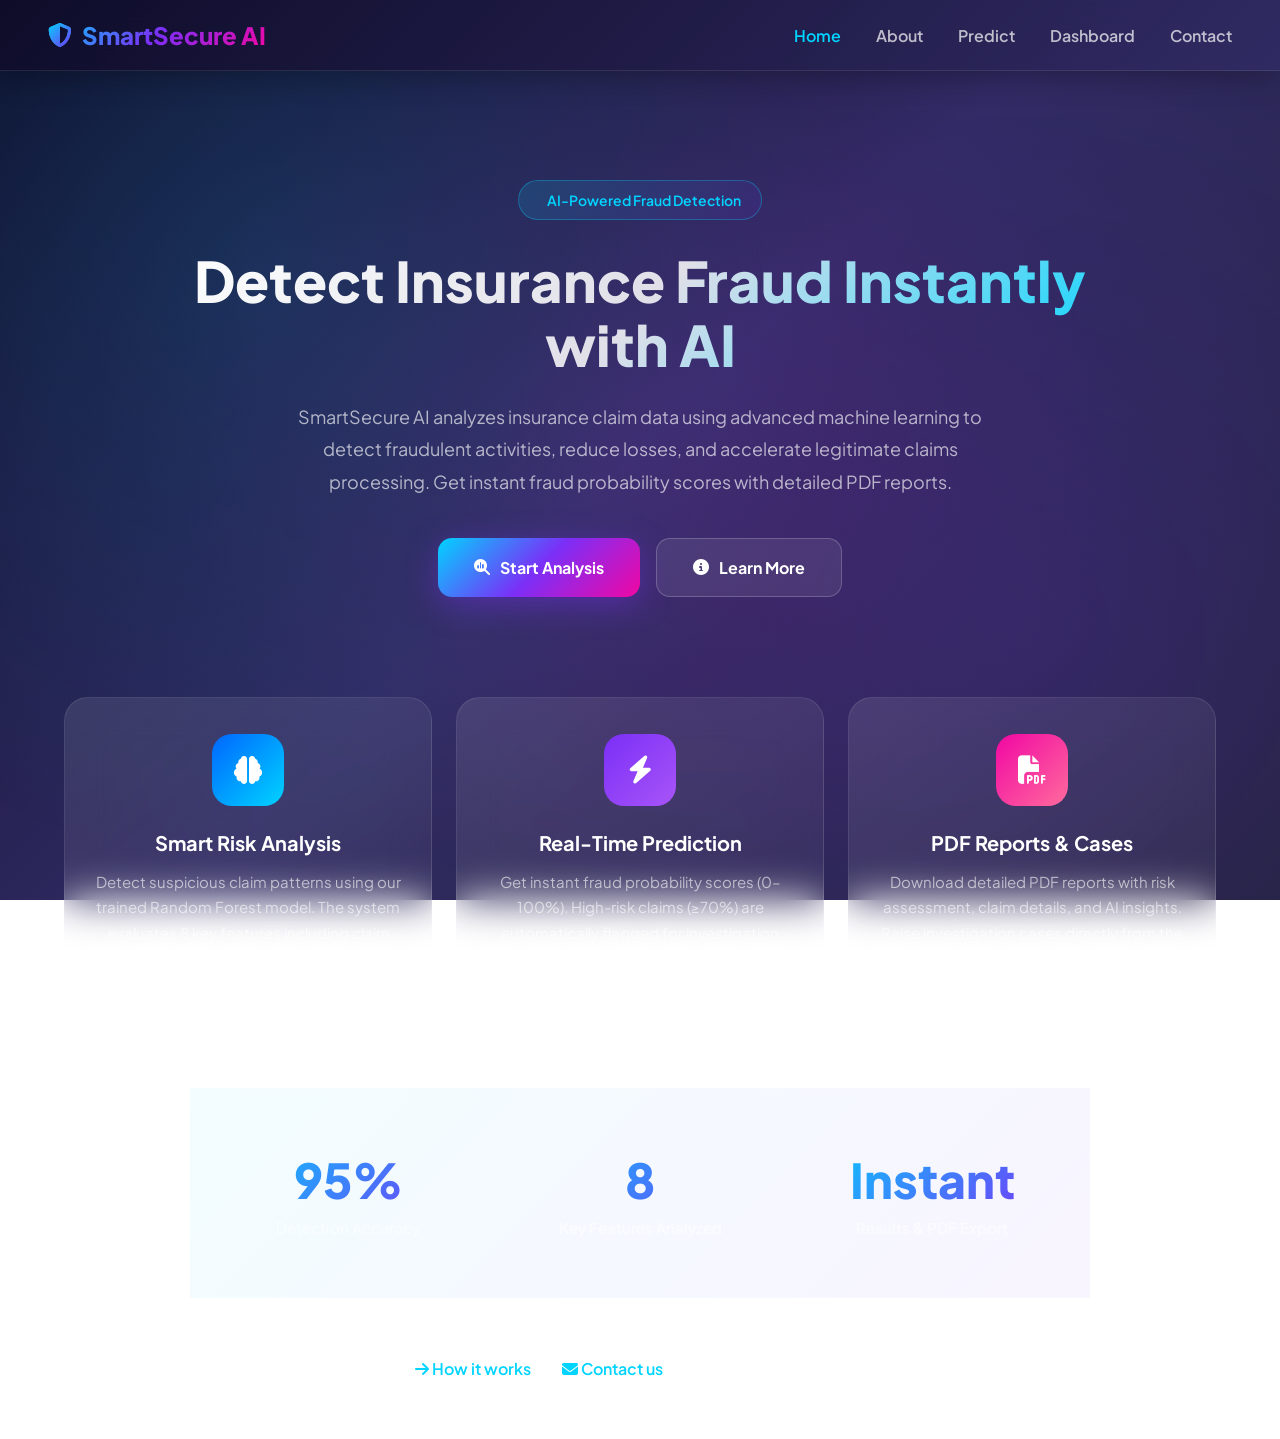
<file: templates/index.html>
<!DOCTYPE html>
<html lang="en">
<head>
    <meta charset="UTF-8">
    <meta name="viewport" content="width=device-width, initial-scale=1.0">
    <title>SmartSecure AI - Insurance Fraud Detection System</title>
    <link href="https://fonts.googleapis.com/css2?family=Plus+Jakarta+Sans:wght@400;500;600;700;800&display=swap" rel="stylesheet">
    <link rel="stylesheet" href="https://cdnjs.cloudflare.com/ajax/libs/font-awesome/6.5.0/css/all.min.css">
    <style>
        * { margin: 0; padding: 0; box-sizing: border-box; font-family: 'Plus Jakarta Sans', sans-serif; }
        
        body {
            background: linear-gradient(135deg, #0f0c29 0%, #302b63 50%, #24243e 100%);
            min-height: 100vh; color: #e8eef4;
            background-attachment: fixed;
        }
        body::before {
            content: '';
            position: fixed; top: 0; left: 0; right: 0; bottom: 0;
            background: radial-gradient(circle at 20% 30%, rgba(0, 212, 255, 0.12) 0%, transparent 50%),
                        radial-gradient(circle at 80% 70%, rgba(123, 47, 247, 0.15) 0%, transparent 50%),
                        radial-gradient(circle at 50% 50%, rgba(241, 7, 163, 0.08) 0%, transparent 60%);
            pointer-events: none; z-index: 0;
        }

        nav {
            position: fixed; top: 0; left: 0; right: 0; z-index: 100;
            display: flex; justify-content: space-between; align-items: center;
            padding: 20px 48px;
            background: linear-gradient(135deg, rgba(15, 12, 41, 0.95) 0%, rgba(48, 43, 99, 0.9) 100%);
            backdrop-filter: blur(20px);
            border-bottom: 1px solid rgba(255, 255, 255, 0.1);
            box-shadow: 0 4px 30px rgba(0, 0, 0, 0.3);
        }
        nav .logo {
            font-size: 24px; font-weight: 800;
            background: linear-gradient(135deg, #00d4ff, #7b2ff7, #f107a3);
            -webkit-background-clip: text; -webkit-text-fill-color: transparent;
            background-clip: text;
            display: flex; align-items: center; gap: 10px;
        }
        nav .logo i {
            background: linear-gradient(135deg, #00d4ff, #7b2ff7);
            -webkit-background-clip: text; -webkit-text-fill-color: transparent;
        }
        nav .nav-links a {
            color: rgba(255,255,255,0.7); text-decoration: none;
            margin-left: 32px; font-weight: 600; transition: 0.3s;
            position: relative;
        }
        nav .nav-links a:hover { color: #00d4ff; text-shadow: 0 0 20px rgba(0, 212, 255, 0.5); }
        nav .nav-links a.active { color: #00d4ff; }

        .hero {
            position: relative; z-index: 1;
            text-align: center;
            padding: 180px 20px 100px 20px;
            max-width: 1000px; margin: 0 auto;
        }
        .hero-badge {
            display: inline-flex; align-items: center; gap: 8px;
            background: linear-gradient(135deg, rgba(0, 212, 255, 0.15), rgba(123, 47, 247, 0.1));
            border: 1px solid rgba(0, 212, 255, 0.3);
            padding: 10px 20px; border-radius: 30px;
            font-size: 14px; font-weight: 600; color: #00d4ff;
            margin-bottom: 28px;
        }
        .hero-badge i { font-size: 12px; }
        .hero h1 {
            font-size: 56px; font-weight: 800; line-height: 1.15;
            margin-bottom: 24px;
            background: linear-gradient(135deg, #ffffff 0%, rgba(255,255,255,0.85) 50%, #00d4ff 100%);
            -webkit-background-clip: text; -webkit-text-fill-color: transparent;
        }
        .hero p {
            font-size: 18px; line-height: 1.8;
            color: rgba(255,255,255,0.65);
            max-width: 700px; margin: 0 auto 40px auto;
        }
        .hero-btns { display: flex; gap: 16px; justify-content: center; flex-wrap: wrap; }
        .btn {
            display: inline-flex; align-items: center; gap: 10px;
            padding: 18px 36px; border-radius: 14px;
            text-decoration: none; font-weight: 700; font-size: 16px;
            transition: all 0.3s ease;
        }
        .btn-primary {
            background: linear-gradient(135deg, #00d4ff 0%, #7b2ff7 50%, #f107a3 100%);
            color: #fff;
            box-shadow: 0 8px 32px rgba(123, 47, 247, 0.4);
        }
        .btn-primary:hover {
            transform: translateY(-4px) scale(1.02);
            box-shadow: 0 16px 48px rgba(123, 47, 247, 0.5), 0 0 40px rgba(0, 212, 255, 0.3);
        }
        .btn-secondary {
            background: rgba(255,255,255,0.08);
            color: #fff; border: 1px solid rgba(255,255,255,0.2);
        }
        .btn-secondary:hover {
            background: rgba(255,255,255,0.15);
            border-color: rgba(0, 212, 255, 0.5);
        }

        .features {
            position: relative; z-index: 1;
            display: grid; grid-template-columns: repeat(3, 1fr);
            gap: 24px; max-width: 1200px; margin: 0 auto;
            padding: 0 24px 80px 24px;
        }
        .feature-box {
            background: linear-gradient(145deg, rgba(255, 255, 255, 0.1) 0%, rgba(255, 255, 255, 0.03) 100%);
            border: 1px solid rgba(255, 255, 255, 0.1);
            padding: 36px 28px; border-radius: 24px;
            text-align: center;
            backdrop-filter: blur(20px);
            transition: all 0.4s ease;
        }
        .feature-box:hover {
            transform: translateY(-8px);
            box-shadow: 0 20px 50px rgba(0, 0, 0, 0.3);
            border-color: rgba(0, 212, 255, 0.3);
        }
        .feature-icon {
            width: 72px; height: 72px; border-radius: 20px;
            display: flex; align-items: center; justify-content: center;
            font-size: 28px; margin: 0 auto 24px auto;
        }
        .feature-icon.cyan { background: linear-gradient(135deg, #0066ff, #00d4ff); color: #fff; }
        .feature-icon.purple { background: linear-gradient(135deg, #7b2ff7, #a855f7); color: #fff; }
        .feature-icon.pink { background: linear-gradient(135deg, #f107a3, #ff6b9d); color: #fff; }
        .feature-box h3 {
            font-size: 20px; font-weight: 700; color: #fff; margin-bottom: 14px;
        }
        .feature-box p { color: rgba(255,255,255,0.6); line-height: 1.7; font-size: 15px; }

        .stats {
            position: relative; z-index: 1;
            display: grid; grid-template-columns: repeat(3, 1fr);
            gap: 24px; max-width: 900px; margin: 0 auto;
            padding: 60px 24px;
            background: linear-gradient(135deg, rgba(0, 212, 255, 0.05) 0%, rgba(123, 47, 247, 0.05) 100%);
            border-top: 1px solid rgba(255,255,255,0.08);
            border-bottom: 1px solid rgba(255,255,255,0.08);
        }
        .stat-box { text-align: center; }
        .stat-box h2 {
            font-size: 48px; font-weight: 800;
            background: linear-gradient(135deg, #00d4ff, #7b2ff7);
            -webkit-background-clip: text; -webkit-text-fill-color: transparent;
            margin-bottom: 8px;
        }
        .stat-box p { color: rgba(255,255,255,0.6); font-size: 15px; font-weight: 500; }

        .footer-links {
            position: relative; z-index: 1;
            text-align: center; padding: 60px 24px;
        }
        .footer-links p { color: rgba(255,255,255,0.5); font-size: 16px; }
        .footer-links a {
            color: #00d4ff; text-decoration: none; font-weight: 600;
            transition: 0.3s; margin: 0 10px;
        }
        .footer-links a:hover { text-shadow: 0 0 20px rgba(0, 212, 255, 0.5); }

        @media (max-width: 900px) {
            .features { grid-template-columns: 1fr; }
            .stats { grid-template-columns: 1fr; gap: 40px; }
            .hero h1 { font-size: 36px; }
            nav { padding: 16px 20px; flex-wrap: wrap; gap: 16px; }
        }
    </style>
</head>
<body>
    <nav>
        <span class="logo"><i class="fa-solid fa-shield-halved"></i> SmartSecure AI</span>
        <div class="nav-links">
            <a href="/" class="active">Home</a>
            <a href="/about">About</a>
            <a href="/predict">Predict</a>
            <a href="/dashboard">Dashboard</a>
            <a href="/contact">Contact</a>
        </div>
    </nav>

    <section class="hero">
        <div class="hero-badge">
            <i class="fa-solid fa-sparkles"></i>
            AI-Powered Fraud Detection
        </div>
        <h1>Detect Insurance Fraud Instantly with AI</h1>
        <p>
            SmartSecure AI analyzes insurance claim data using advanced machine learning 
            to detect fraudulent activities, reduce losses, and accelerate legitimate claims processing.
            Get instant fraud probability scores with detailed PDF reports.
        </p>
        <div class="hero-btns">
            <a href="/predict" class="btn btn-primary">
                <i class="fa-solid fa-magnifying-glass-chart"></i> Start Analysis
            </a>
            <a href="/about" class="btn btn-secondary">
                <i class="fa-solid fa-circle-info"></i> Learn More
            </a>
        </div>
    </section>

    <section class="features">
        <div class="feature-box">
            <div class="feature-icon cyan">
                <i class="fa-solid fa-brain"></i>
            </div>
            <h3>Smart Risk Analysis</h3>
            <p>Detect suspicious claim patterns using our trained Random Forest model. The system evaluates 8 key features including claim amounts, premiums, and customer tenure.</p>
        </div>

        <div class="feature-box">
            <div class="feature-icon purple">
                <i class="fa-solid fa-bolt"></i>
            </div>
            <h3>Real-Time Prediction</h3>
            <p>Get instant fraud probability scores (0–100%). High-risk claims (≥70%) are automatically flagged for investigation while low-risk claims are fast-tracked.</p>
        </div>

        <div class="feature-box">
            <div class="feature-icon pink">
                <i class="fa-solid fa-file-pdf"></i>
            </div>
            <h3>PDF Reports & Cases</h3>
            <p>Download detailed PDF reports with risk assessment, claim details, and AI insights. Raise investigation cases directly from the dashboard for high-risk claims.</p>
        </div>
    </section>

    <section class="stats">
        <div class="stat-box">
            <h2>95%</h2>
            <p>Detection Accuracy</p>
        </div>
        <div class="stat-box">
            <h2>8</h2>
            <p>Key Features Analyzed</p>
        </div>
        <div class="stat-box">
            <h2>Instant</h2>
            <p>Results & PDF Export</p>
        </div>
    </section>

    <section class="footer-links">
        <p>
            <a href="/about"><i class="fa-solid fa-arrow-right"></i> How it works</a>
            <span style="color: rgba(255,255,255,0.3);">|</span>
            <a href="/contact"><i class="fa-solid fa-envelope"></i> Contact us</a>
            for support or partnerships
        </p>
    </section>
</body>
</html>
</file>
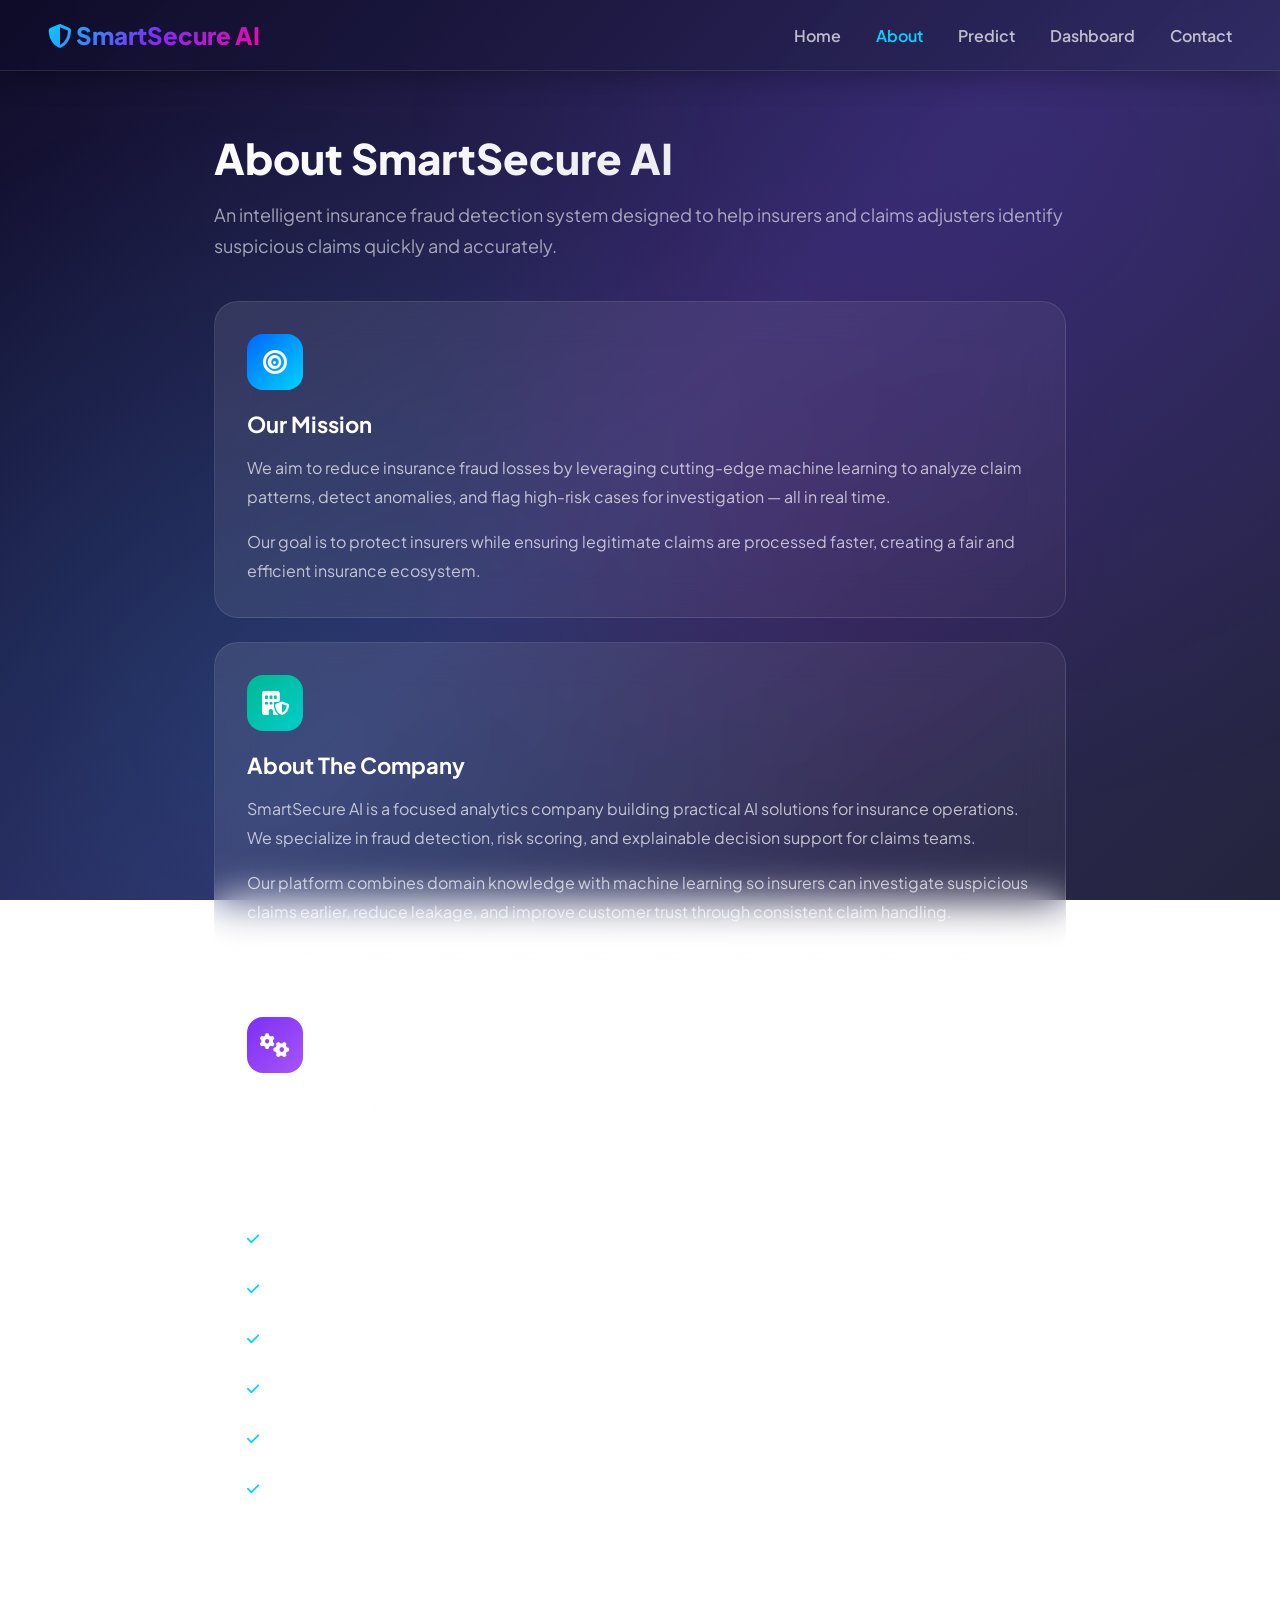
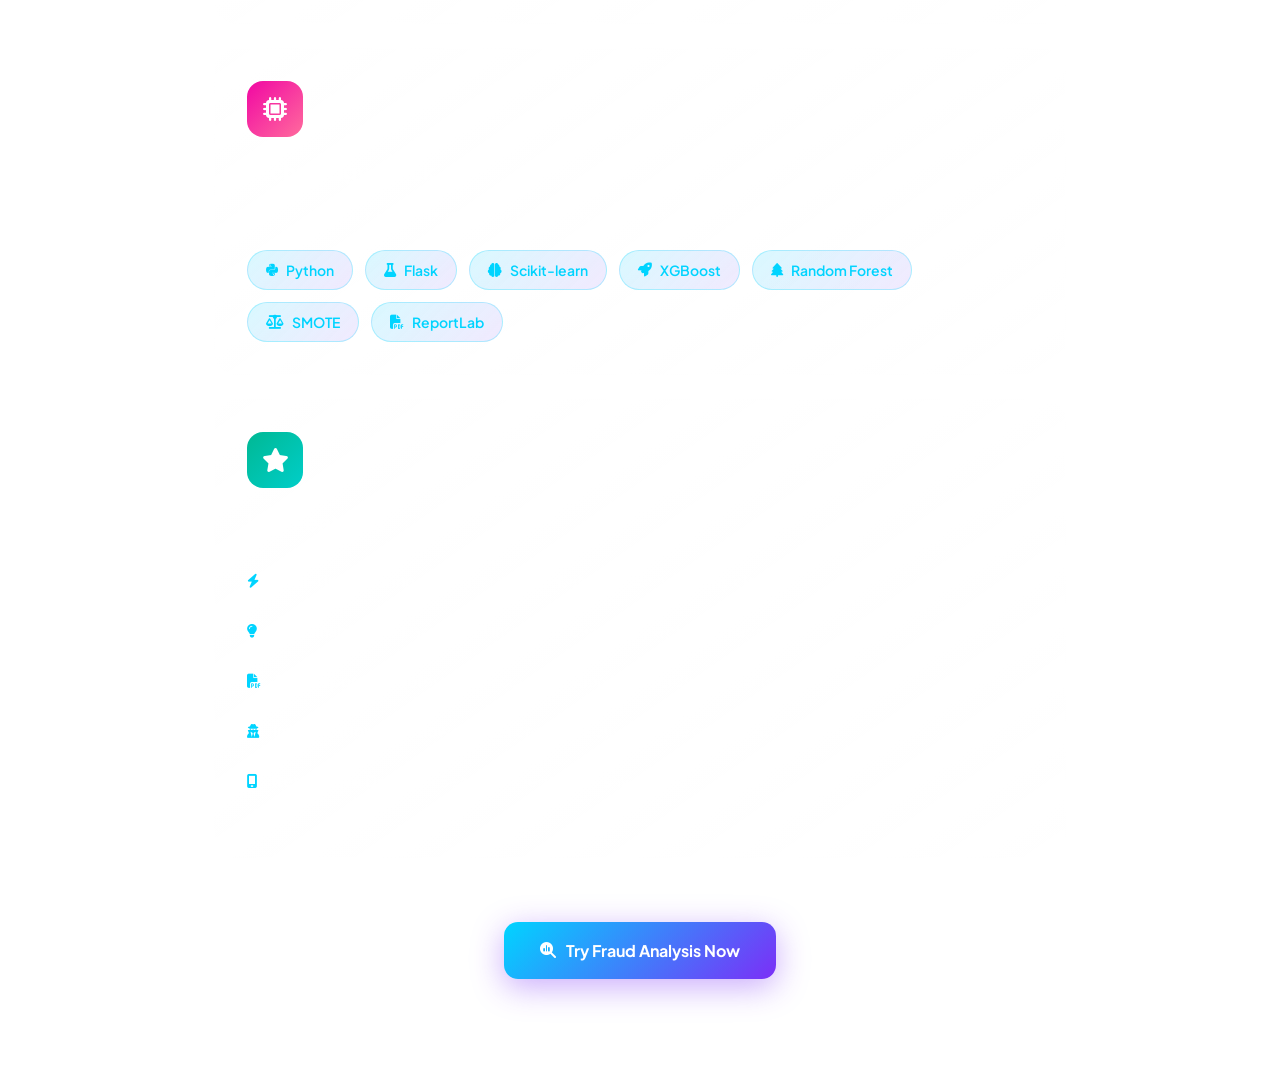
<file: templates/about.html>
<!DOCTYPE html>
<html lang="en">
<head>
    <meta charset="UTF-8">
    <meta name="viewport" content="width=device-width, initial-scale=1.0">
    <title>About - SmartSecure AI Fraud Detection</title>
    <link href="https://fonts.googleapis.com/css2?family=Plus+Jakarta+Sans:wght@400;500;600;700;800&display=swap" rel="stylesheet">
    <link rel="stylesheet" href="https://cdnjs.cloudflare.com/ajax/libs/font-awesome/6.5.0/css/all.min.css">
    <style>
        * { margin: 0; padding: 0; box-sizing: border-box; font-family: 'Plus Jakarta Sans', sans-serif; }
        
        body {
            background: linear-gradient(135deg, #0f0c29 0%, #302b63 50%, #24243e 100%);
            min-height: 100vh; color: #e8eef4;
            background-attachment: fixed;
        }
        body::before {
            content: '';
            position: fixed; top: 0; left: 0; right: 0; bottom: 0;
            background: radial-gradient(circle at 80% 20%, rgba(123, 47, 247, 0.12) 0%, transparent 50%),
                        radial-gradient(circle at 20% 80%, rgba(0, 212, 255, 0.1) 0%, transparent 50%),
                        radial-gradient(circle at 60% 60%, rgba(241, 7, 163, 0.06) 0%, transparent 40%);
            pointer-events: none; z-index: 0;
        }

        nav {
            position: sticky; top: 0; z-index: 100;
            display: flex; justify-content: space-between; align-items: center;
            padding: 20px 48px;
            background: linear-gradient(135deg, rgba(15, 12, 41, 0.95) 0%, rgba(48, 43, 99, 0.9) 100%);
            backdrop-filter: blur(20px);
            border-bottom: 1px solid rgba(255, 255, 255, 0.1);
            box-shadow: 0 4px 30px rgba(0, 0, 0, 0.3);
        }
        nav .logo {
            font-size: 24px; font-weight: 800;
            background: linear-gradient(135deg, #00d4ff, #7b2ff7, #f107a3);
            -webkit-background-clip: text; -webkit-text-fill-color: transparent;
        }
        nav a { color: rgba(255,255,255,0.7); text-decoration: none; margin-left: 32px; font-weight: 600; transition: 0.3s; }
        nav a:hover { color: #00d4ff; text-shadow: 0 0 20px rgba(0, 212, 255, 0.5); }
        nav a.active { color: #00d4ff; }

        .container {
            position: relative; z-index: 1;
            max-width: 900px; margin: 0 auto; padding: 60px 24px;
        }

        .page-header { margin-bottom: 40px; }
        .page-title {
            font-size: 42px; font-weight: 800; margin-bottom: 16px;
            background: linear-gradient(135deg, #fff 0%, rgba(255,255,255,0.85) 100%);
            -webkit-background-clip: text; -webkit-text-fill-color: transparent;
        }
        .page-sub { color: rgba(255,255,255,0.6); font-size: 18px; line-height: 1.7; }

        .card {
            background: linear-gradient(145deg, rgba(255, 255, 255, 0.1) 0%, rgba(255, 255, 255, 0.03) 100%);
            border: 1px solid rgba(255, 255, 255, 0.1);
            border-radius: 24px; padding: 32px;
            margin-bottom: 24px;
            backdrop-filter: blur(20px);
            transition: all 0.3s ease;
        }
        .card:hover {
            transform: translateY(-4px);
            box-shadow: 0 16px 48px rgba(0, 0, 0, 0.2);
            border-color: rgba(0, 212, 255, 0.2);
        }
        .card-icon {
            width: 56px; height: 56px; border-radius: 16px;
            display: flex; align-items: center; justify-content: center;
            font-size: 24px; margin-bottom: 20px;
        }
        .card-icon.cyan { background: linear-gradient(135deg, #0066ff, #00d4ff); color: #fff; }
        .card-icon.purple { background: linear-gradient(135deg, #7b2ff7, #a855f7); color: #fff; }
        .card-icon.pink { background: linear-gradient(135deg, #f107a3, #ff6b9d); color: #fff; }
        .card-icon.green { background: linear-gradient(135deg, #00b894, #00cec9); color: #fff; }

        .card h2 {
            font-size: 22px; font-weight: 700; color: #fff; margin-bottom: 16px;
        }
        .card p { color: rgba(255,255,255,0.7); line-height: 1.8; margin-bottom: 16px; }
        .card p:last-child { margin-bottom: 0; }

        .feature-list {
            list-style: none; margin: 20px 0;
        }
        .feature-list li {
            display: flex; align-items: flex-start; gap: 14px;
            padding: 14px 0;
            border-bottom: 1px solid rgba(255,255,255,0.06);
            color: rgba(255,255,255,0.85);
        }
        .feature-list li:last-child { border-bottom: none; }
        .feature-list li i {
            color: #00d4ff; font-size: 14px; margin-top: 4px;
        }
        .feature-list li strong { color: #fff; }

        .tech-badges {
            display: flex; flex-wrap: wrap; gap: 12px; margin-top: 20px;
        }
        .tech-badge {
            display: inline-flex; align-items: center; gap: 8px;
            padding: 10px 18px; border-radius: 30px;
            font-size: 14px; font-weight: 600;
            background: linear-gradient(135deg, rgba(0, 212, 255, 0.15), rgba(123, 47, 247, 0.1));
            border: 1px solid rgba(0, 212, 255, 0.25);
            color: #00d4ff;
            transition: all 0.3s;
        }
        .tech-badge:hover {
            background: linear-gradient(135deg, rgba(0, 212, 255, 0.25), rgba(123, 47, 247, 0.15));
            transform: translateY(-2px);
        }

        .cta-section {
            text-align: center; padding: 40px 0;
            margin-top: 20px;
        }
        .cta-section a {
            display: inline-flex; align-items: center; gap: 10px;
            background: linear-gradient(135deg, #00d4ff 0%, #7b2ff7 100%);
            color: #fff; padding: 18px 36px; border-radius: 14px;
            text-decoration: none; font-weight: 700; font-size: 16px;
            transition: all 0.3s;
            box-shadow: 0 8px 32px rgba(123, 47, 247, 0.4);
        }
        .cta-section a:hover {
            transform: translateY(-4px);
            box-shadow: 0 16px 48px rgba(123, 47, 247, 0.5);
        }

        @media (max-width: 768px) {
            nav { padding: 16px 20px; flex-wrap: wrap; gap: 16px; }
            .page-title { font-size: 32px; }
            .container { padding: 40px 16px; }
        }
    </style>
</head>
<body>
    <nav>
        <span class="logo"><i class="fa-solid fa-shield-halved"></i> SmartSecure AI</span>
        <div>
            <a href="/">Home</a>
            <a href="/about" class="active">About</a>
            <a href="/predict">Predict</a>
            <a href="/dashboard">Dashboard</a>
            <a href="/contact">Contact</a>
        </div>
    </nav>

    <div class="container">
        <div class="page-header">
            <h1 class="page-title">About SmartSecure AI</h1>
            <p class="page-sub">An intelligent insurance fraud detection system designed to help insurers and claims adjusters identify suspicious claims quickly and accurately.</p>
        </div>

        <div class="card">
            <div class="card-icon cyan">
                <i class="fa-solid fa-bullseye"></i>
            </div>
            <h2>Our Mission</h2>
            <p>We aim to reduce insurance fraud losses by leveraging cutting-edge machine learning to analyze claim patterns, detect anomalies, and flag high-risk cases for investigation — all in real time.</p>
            <p>Our goal is to protect insurers while ensuring legitimate claims are processed faster, creating a fair and efficient insurance ecosystem.</p>
        </div>

        <div class="card">
            <div class="card-icon green">
                <i class="fa-solid fa-building-shield"></i>
            </div>
            <h2>About The Company</h2>
            <p>SmartSecure AI is a focused analytics company building practical AI solutions for insurance operations. We specialize in fraud detection, risk scoring, and explainable decision support for claims teams.</p>
            <p>Our platform combines domain knowledge with machine learning so insurers can investigate suspicious claims earlier, reduce leakage, and improve customer trust through consistent claim handling.</p>
        </div>

        <div class="card">
            <div class="card-icon purple">
                <i class="fa-solid fa-gears"></i>
            </div>
            <h2>How It Works</h2>
            <p>Our system uses a trained Random Forest model that analyzes 8 key claim features to determine fraud probability:</p>
            <ul class="feature-list">
                <li>
                    <i class="fa-solid fa-check"></i>
                    <span><strong>Months as Customer</strong> — Tenure with the insurer indicates relationship stability</span>
                </li>
                <li>
                    <i class="fa-solid fa-check"></i>
                    <span><strong>Age</strong> — Policyholder age helps identify demographic patterns</span>
                </li>
                <li>
                    <i class="fa-solid fa-check"></i>
                    <span><strong>Policy Annual Premium</strong> — Yearly premium amount for coverage assessment</span>
                </li>
                <li>
                    <i class="fa-solid fa-check"></i>
                    <span><strong>Umbrella Limit</strong> — Additional coverage limit indicates policy scope</span>
                </li>
                <li>
                    <i class="fa-solid fa-check"></i>
                    <span><strong>Total Claim Amount</strong> — Overall claim value for ratio analysis</span>
                </li>
                <li>
                    <i class="fa-solid fa-check"></i>
                    <span><strong>Injury, Property & Vehicle Claims</strong> — Breakdown by claim type reveals patterns</span>
                </li>
            </ul>
            <p>The model outputs a fraud probability score (0–100%). Claims above 70% are flagged as high risk and recommended for immediate investigation.</p>
        </div>

        <div class="card">
            <div class="card-icon pink">
                <i class="fa-solid fa-microchip"></i>
            </div>
            <h2>Technology Stack</h2>
            <p>Built with industry-standard tools for reliability, accuracy, and scalability:</p>
            <div class="tech-badges">
                <span class="tech-badge"><i class="fa-brands fa-python"></i> Python</span>
                <span class="tech-badge"><i class="fa-solid fa-flask"></i> Flask</span>
                <span class="tech-badge"><i class="fa-solid fa-brain"></i> Scikit-learn</span>
                <span class="tech-badge"><i class="fa-solid fa-rocket"></i> XGBoost</span>
                <span class="tech-badge"><i class="fa-solid fa-tree"></i> Random Forest</span>
                <span class="tech-badge"><i class="fa-solid fa-balance-scale"></i> SMOTE</span>
                <span class="tech-badge"><i class="fa-solid fa-file-pdf"></i> ReportLab</span>
            </div>
        </div>

        <div class="card">
            <div class="card-icon green">
                <i class="fa-solid fa-star"></i>
            </div>
            <h2>Key Features</h2>
            <ul class="feature-list">
                <li>
                    <i class="fa-solid fa-bolt"></i>
                    <span><strong>Real-time Scoring</strong> — Instant fraud probability scoring for any claim</span>
                </li>
                <li>
                    <i class="fa-solid fa-lightbulb"></i>
                    <span><strong>Explainable AI</strong> — Transparent insights showing why a claim is flagged</span>
                </li>
                <li>
                    <i class="fa-solid fa-file-pdf"></i>
                    <span><strong>PDF Reports</strong> — Professional documentation for records and audits</span>
                </li>
                <li>
                    <i class="fa-solid fa-user-secret"></i>
                    <span><strong>Investigation Workflow</strong> — Raise cases directly from the dashboard</span>
                </li>
                <li>
                    <i class="fa-solid fa-mobile-screen"></i>
                    <span><strong>Responsive Design</strong> — Beautiful interface on any device</span>
                </li>
            </ul>
        </div>

        <div class="cta-section">
            <a href="/predict">
                <i class="fa-solid fa-magnifying-glass-chart"></i> Try Fraud Analysis Now
            </a>
        </div>
    </div>
</body>
</html>
</file>
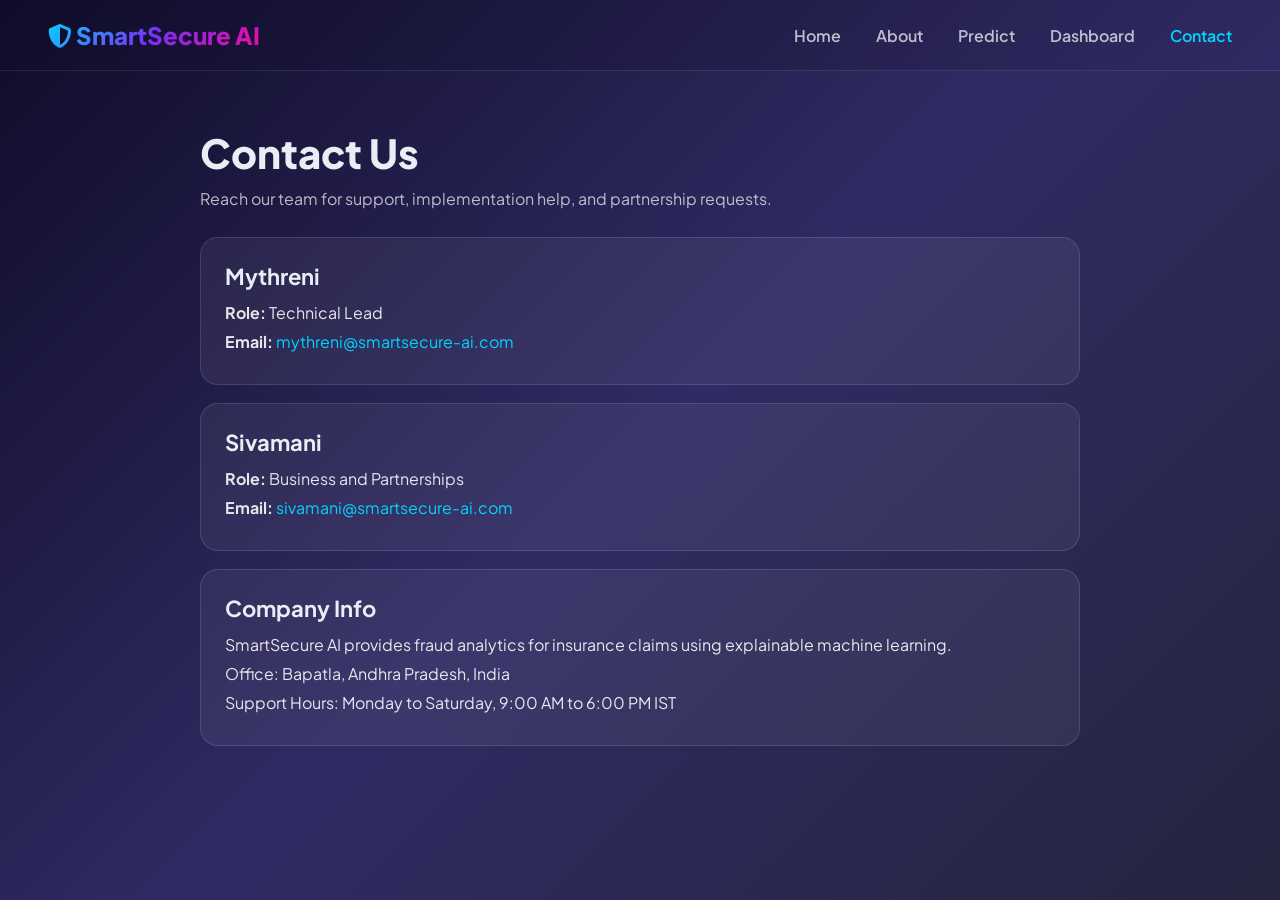
<file: templates/contact.html>
<!DOCTYPE html>
<html lang="en">
<head>
    <meta charset="UTF-8">
    <meta name="viewport" content="width=device-width, initial-scale=1.0">
    <title>Contact - SmartSecure AI Fraud Detection</title>
    <link href="https://fonts.googleapis.com/css2?family=Plus+Jakarta+Sans:wght@400;500;600;700;800&display=swap" rel="stylesheet">
    <link rel="stylesheet" href="https://cdnjs.cloudflare.com/ajax/libs/font-awesome/6.5.0/css/all.min.css">
    <style>
        * { margin: 0; padding: 0; box-sizing: border-box; font-family: 'Plus Jakarta Sans', sans-serif; }
        body {
            background: linear-gradient(135deg, #0f0c29 0%, #302b63 50%, #24243e 100%);
            min-height: 100vh; color: #e8eef4; background-attachment: fixed;
        }
        nav {
            position: sticky; top: 0; z-index: 100;
            display: flex; justify-content: space-between; align-items: center;
            padding: 20px 48px;
            background: linear-gradient(135deg, rgba(15, 12, 41, 0.95) 0%, rgba(48, 43, 99, 0.9) 100%);
            border-bottom: 1px solid rgba(255, 255, 255, 0.1);
        }
        nav .logo {
            font-size: 24px; font-weight: 800;
            background: linear-gradient(135deg, #00d4ff, #7b2ff7, #f107a3);
            -webkit-background-clip: text; -webkit-text-fill-color: transparent;
        }
        nav a { color: rgba(255,255,255,0.7); text-decoration: none; margin-left: 32px; font-weight: 600; }
        nav a.active, nav a:hover { color: #00d4ff; }
        .container { max-width: 920px; margin: 0 auto; padding: 56px 20px; }
        .title { font-size: 40px; font-weight: 800; margin-bottom: 10px; }
        .sub { color: rgba(255,255,255,0.7); margin-bottom: 28px; }
        .card {
            background: rgba(255,255,255,0.06);
            border: 1px solid rgba(255,255,255,0.12);
            border-radius: 18px;
            padding: 24px;
            margin-bottom: 18px;
        }
        .card h3 { margin-bottom: 12px; font-size: 22px; }
        .row { margin: 8px 0; color: rgba(255,255,255,0.88); }
        .row a { color: #00d4ff; text-decoration: none; }
        .row a:hover { text-decoration: underline; }
    </style>
</head>
<body>
    <nav>
        <span class="logo"><i class="fa-solid fa-shield-halved"></i> SmartSecure AI</span>
        <div>
            <a href="/">Home</a>
            <a href="/about">About</a>
            <a href="/predict">Predict</a>
            <a href="/dashboard">Dashboard</a>
            <a href="/contact" class="active">Contact</a>
        </div>
    </nav>

    <div class="container">
        <h1 class="title">Contact Us</h1>
        <p class="sub">Reach our team for support, implementation help, and partnership requests.</p>

        <div class="card">
            <h3>Mythreni</h3>
            <div class="row"><strong>Role:</strong> Technical Lead</div>
            <div class="row"><strong>Email:</strong> <a href="mailto:mythreni@smartsecure-ai.com">mythreni@smartsecure-ai.com</a></div>
        </div>

        <div class="card">
            <h3>Sivamani </h3>
            <div class="row"><strong>Role:</strong> Business and Partnerships</div>
            <div class="row"><strong>Email:</strong> <a href="mailto:sivamani@smartsecure-ai.com">sivamani@smartsecure-ai.com</a></div>
        </div>

        <div class="card">
            <h3>Company Info</h3>
            <div class="row">SmartSecure AI provides fraud analytics for insurance claims using explainable machine learning.</div>
            <div class="row">Office: Bapatla, Andhra Pradesh, India</div>
            <div class="row">Support Hours: Monday to Saturday, 9:00 AM to 6:00 PM IST</div>
        </div>
    </div>
</body>
</html>
</file>
